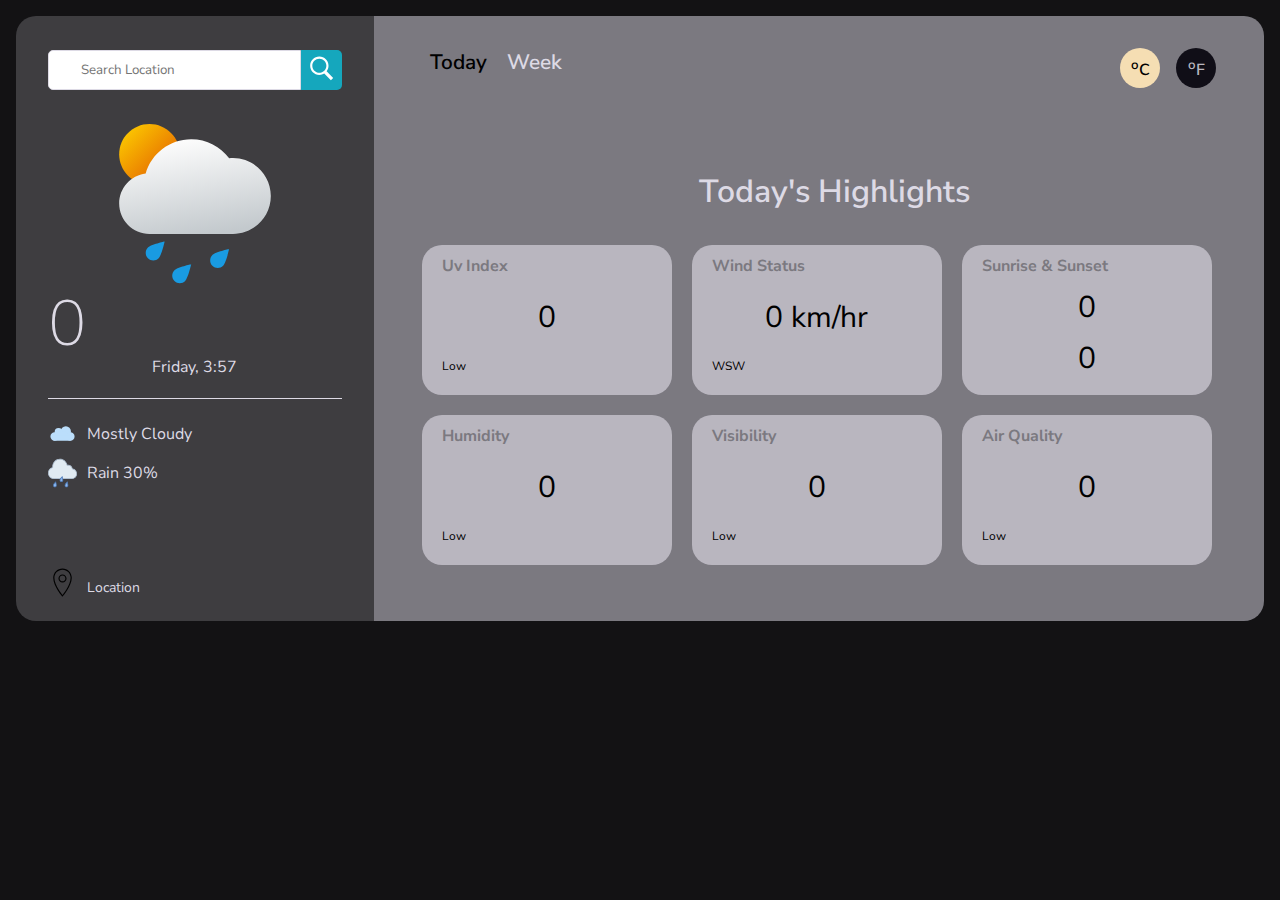
<file: index.html>
<!DOCTYPE html>
<html lang="en">
    <head>
        <meta charset="UTF-8">
        <meta name="viewport" content="width=device-width, initial-scale=1.0">
        <meta name="author" content="Eisha">
        <meta name="description"
            content="This is a Weather Forecast app using JavaScript & API integration.">

            <link rel="icon"   href="https://icons8.com/icon/VT8HlhlnhUwL/night">
        
        <link rel="preconnect" href="https://fonts.googleapis.com">
        <link rel="preconnect" href="https://fonts.gstatic.com" crossorigin>
        <link
            href="https://fonts.googleapis.com/css2?family=Nunito+Sans:wght@400;600&display=swap"
            rel="stylesheet">

        <link rel="stylesheet" href="styles.css">
        <title>Weather Forecast</title>
    </head>
    <body>

        <div class="container">

            <section class="panel" id="panel">

                <form action class="search" id="search">
                    <input id="searchbar" type="text"
                        placeholder="Search Location">
                    <button id="searchbtn"> <img
                            src="assessts\icons8-search-20.svg"
                            alt="search"></button>
                </form>
                <div class="weather-icon">
                    <img src="assessts\icons8-rain-cloud-48.svg"
                        alt="weather" id="icon">
                </div>
                <div class="temprature">
                    <h1 id="temp">0</h1>
                    
                </div>
                <div class="date-time">
                    <p id="date-time">Monday, 09:00</p>
                </div>
                <div class="line"></div>
                <div class="condition-rain">
                    <div class="condition"> <img id="icon"
                            src="assessts\icons8-clouds.svg" alt="condition">
                        <div id="condition"> Mostly Cloudy</div>
                    </div>
                    <div class="forecast"><img id="forecast-icon"
                            src="assessts\icons8-rain (1).svg" alt>
                        <div id="forecast">Rain 30%</div>
                    </div>
                    <div class="location">
                        <img id="location-icon"
                            src="assessts\icons8-location-50.svg" alt>
                        <div id="location"> Location</div>
                    </div>
                </div>
            </section>

            <section class="dashboard" id="dashboard">

                <nav>
                    <ul class="day-options">
                        <button class="hourly">Today</button>
                        <button class="weekly active">Week</button>
                    </ul>
                    <ul class="unit-options">
                        <button class="celcius active"><div><sup>o</sup>C</div></button>
                        <button class="fahrenheit"><div ><sup>o</sup>F</div></button>
                    </ul>
                </nav>
                <div class="cards" id="weather-cards">
                    
                </div>
               
                <div class="highlights">
                    <h2 class="heading">Today's highlights
                    </h2>
                    <div class="cards">

                        <div class="card2">
                            <h4 class="card-heading">
                                Uv Index
                            </h4>
                            <div class="content">
                                <p class="uv-index">0</p>
                                <p class="uv-text">Low</p>
                            </div>
                        </div>
                        


                        <div class="card2">
                            <h4 class="card-heading">
                                Wind Status
                            </h4>
                            <div class="content">
                                <p class="wind-status">0 <span
                                        class="wind-unit">km/hr</span></p>
                                <p class="wind-text">WSW</p>
                            </div>
                        </div>

                      

                        <div class="card2 ">
                            <h4 class="card-heading ">
                                Sunrise & Sunset
                            </h4>
                           <div  class=" content sunrise-sunset">
                            <div  id="sunrise">
                                <p class="sunrise-time">0</p>
                                <p class="sunrise-text"></p>
                            </div>
                            <div  id="sunset">
                                <p class="sunset-time">0</p>
                                <p class="sunset-text"></p>
                            </div>
                        </div>
                        </div>
                        

                        <div class="card2">
                            <h4 class="card-heading">
                                Humidity
                            </h4>
                            <div class="content">
                                <p class="humidity-index">0</p>
                                <p class="humidity-text">Low</p>
                            </div>

                        </div>

                       


                        <div class="card2">
                            <h4 class="card-heading">
                                Visibility
                            </h4>
                            <div class="content">
                                <p class="visibility-index">0</p>
                                <p class="visibility-text">Low</p>
                            </div>

                        </div>
                        

                        <div class="card2">
                            <h4 class="card-heading">
                                Air Quality
                            </h4>
                            <div class="content">
                                <p class="airquality-index">0</p>
                                <p class="airquality-text">Low</p>
                            </div>
                        </div>


                    </div>
                </div>
            </section>
        </div>

        <script src="script.js"></script>
        
    </body>
</html>
</file>
<file: styles.css>
:root{
    --primary: #B5A1E5; 
--on-primary: #100E17; 
--background: #131214;
--on-background: #EAE6F2;
--surface: #1D1C1F;
--on-surface: #DDDAE5;
--on-surface-variant: #7B7980; 
--on-surface-variant-2: #B9B6BF;
--outline: #3E3D40;
--bg-aqi-1: #89E589;
--on-bg-aqi-1: #1F331F;
--bg-aqi-2: #E5DD89;
--on-bg-aqi-2: #33311F;
--bg-aqi-3: #E5C089;
--on-bg-aqi-3: #332B1F;
--bg-aqi-4: #E58989;
--on-bg-aqi-4: #331F1F;
--bg-aqi-5: #E589B7;
--on-bg-aqi-5: #331F29;
--white: hsl(0, 0%, 100%);
--white-alpha-4: hsla(0, 0%, 100%, 0.04);
--white-alpha-8: hsla(0, 0%, 100%, 0.08);
--black-alpha-10: hsla(0, 0%, 0%, 0.1);

--ff-nunito-sans: 'Nunito Sans', sans-serif;

--heading: 4rem;
--title-1: 2rem;
--title-2: 1.8rem;
--title-3: 1.6rem;
--body-1: 2rem;
--body-2: 3rem;
--body-3: 1rem;
--label-1: 1.4rem;
--label-2: 1.2rem;

--weight-regular: 100;
--weight-semiBold: 600;
}


*{
    margin: 0;
    padding: 0;
    box-sizing: border-box;
    font-family: var(--ff-nunito-sans);
}

body{
    background-color: var(--background);
    padding: 1rem;
    justify-content: center;
   align-items: center;
   text-align: center;
 
}
.day-name{
    padding: auto;
    font-size: large
}
.container{
    height: 100%;
    display: flex;
    overflow: hidden;
    border-radius: 20px;
   color: var(--on-surface);
}

img{
    width: 90%;
}
.panel{

    width: 30%;
    padding: 1.5rem 2rem;
    display: flex;
    flex-direction: column;
    justify-content: space-between;
    background-color: var(--outline);
    

}

.search{
    display: flex;
    justify-content: space-between;
    align-content: center;
    margin-top: 10px;
    margin-bottom: 10px;
    position: relative;
}
.search input{
    width: 100%;
    height: 40px;
    border: 1px solid var(--on-surface);
    border-bottom-left-radius: 5px;
    border-top-left-radius: 5px;
    padding: 0 2rem;
}

.search input:focus{
    outline : none;
    border: 1px solid var(--on-surface);
}

.search button{
    width: 50px;
    height: 40px;
    border: none;
    border-top-right-radius: 5px;
    border-bottom-right-radius: 5px;
    background-color: rgb(21, 167, 189);
}
.search button img{
    padding: 5px;

}
.weather-icon{
    width: 100%;   
    text-align: center;
    margin-top: 5px;
    margin-bottom: 5px;
}

.weather-icon #icon{
    width: 60%;
    height: 100%;
    object-fit: cover;
}

.temprature{
    display: flex;
}
.temprature #temp{
    font-weight: var(--weight-regular);
    font-size: var(--heading);
    line-height: 1;
}
.temprature span{
    font-size: var(--body-1);
}
.line{
    width: 100%;
    height: 1px;
    background-color: var(--on-surface);
    margin: 20px 0;
}

.date-time{
    font-size: var(--body-3);
}

.overview{
    font-size: 12px;
    text-transform: capitalize;
}
.condition, .forecast{

    display: flex;
    align-items: center;
    gap: 10px;
    margin-bottom: 10px;

}
.location{
    display: flex;
    align-items: end;
    font-size: 14px;
    gap: 10px;
padding-top: 70px;
}
.condition img, 
.forecast img,
.location img{
    width: 10%;
    height: 10%;
}
.dashboard{
    width: 75%;
    background-color: var(--on-surface-variant);
    padding: 2rem 3rem;
}
nav{
    display: flex;
    flex-flow: row wrap;
    justify-content: space-between;

}
.unit-options{
    display: flex;
    gap : 1rem;
}

.dashboard nav button{
    cursor: pointer;
    border: 0px;
    background-color: var(--on-surface-variant);
    font-size: 1.3rem;
    font-weight: 600;
}
.day-options button{
    padding: 0 0.5rem;
    background: transparent;
}
.day-options button.active{
    color:#DDDAE5;

}
.unit-options button.active div{
    background-color: wheat;
    color: black;
}
.unit-options div{
    height: 40px;
    width: 40px;
    background-color: #100E17;
    border-radius: 50%;
    padding:0.5rem;
    color: var(--on-surface-variant-2);
    text-align: center;
    font-size: 1rem;
}
.unit-options button{
    padding-left: 0;
    padding-top: 0;
}
.cards{
    display: flex;
    flex-wrap: wrap;
    margin-top: 50px;
    gap: 20px;
}
.card-icon{
    width: 50%;
    margin: auto;
}

.day-temp{
   display: flex;
   flex-direction: row;
   text-align: center;
}
.cards .card{
    width: 100px;
    height: 130px;
    display: flex;
    flex-direction: column;
    
    align-items: center;
    border-radius: 8px;
    padding: 10px 0;
    color: black;
    background-color: var(--on-surface-variant-2);
}

.highlights .heading{
    width: 100%;
    text-transform: capitalize;
    font-size: 2rem;
    font-weight: 600;
    padding: 1rem;
    margin: 1rem;
    
}

.highlights .cards{
    padding: 0;
    margin: 0;
}

.highlights .card2{
    width: 250px;
    height: 150px;
    border-radius: 20px;
    color: black;
    background-color: var(--on-surface-variant-2);
    padding: 10px 20px;
    display: flex;
    flex-direction:column;

}

.card2 .card-heading{
    color: var(--on-surface-variant);
    text-align: left;
}

.card2 .content{
    margin-top: 20px;
}

.card2 .content p:first-child{
    text-align: center;
    font-size: 30px;
}

.card2 .content p:last-child{
    font-size: 12px;
    margin-top: 20px;
    text-align: left;
}

.content.sunrise-sunset{
    display: flex;
    flex-flow: column;
    justify-content: space-evenly;
    margin: 10px;
}
.content.sunrise-sunset p:last-child{
    margin-top: 10px;
}
</file>
